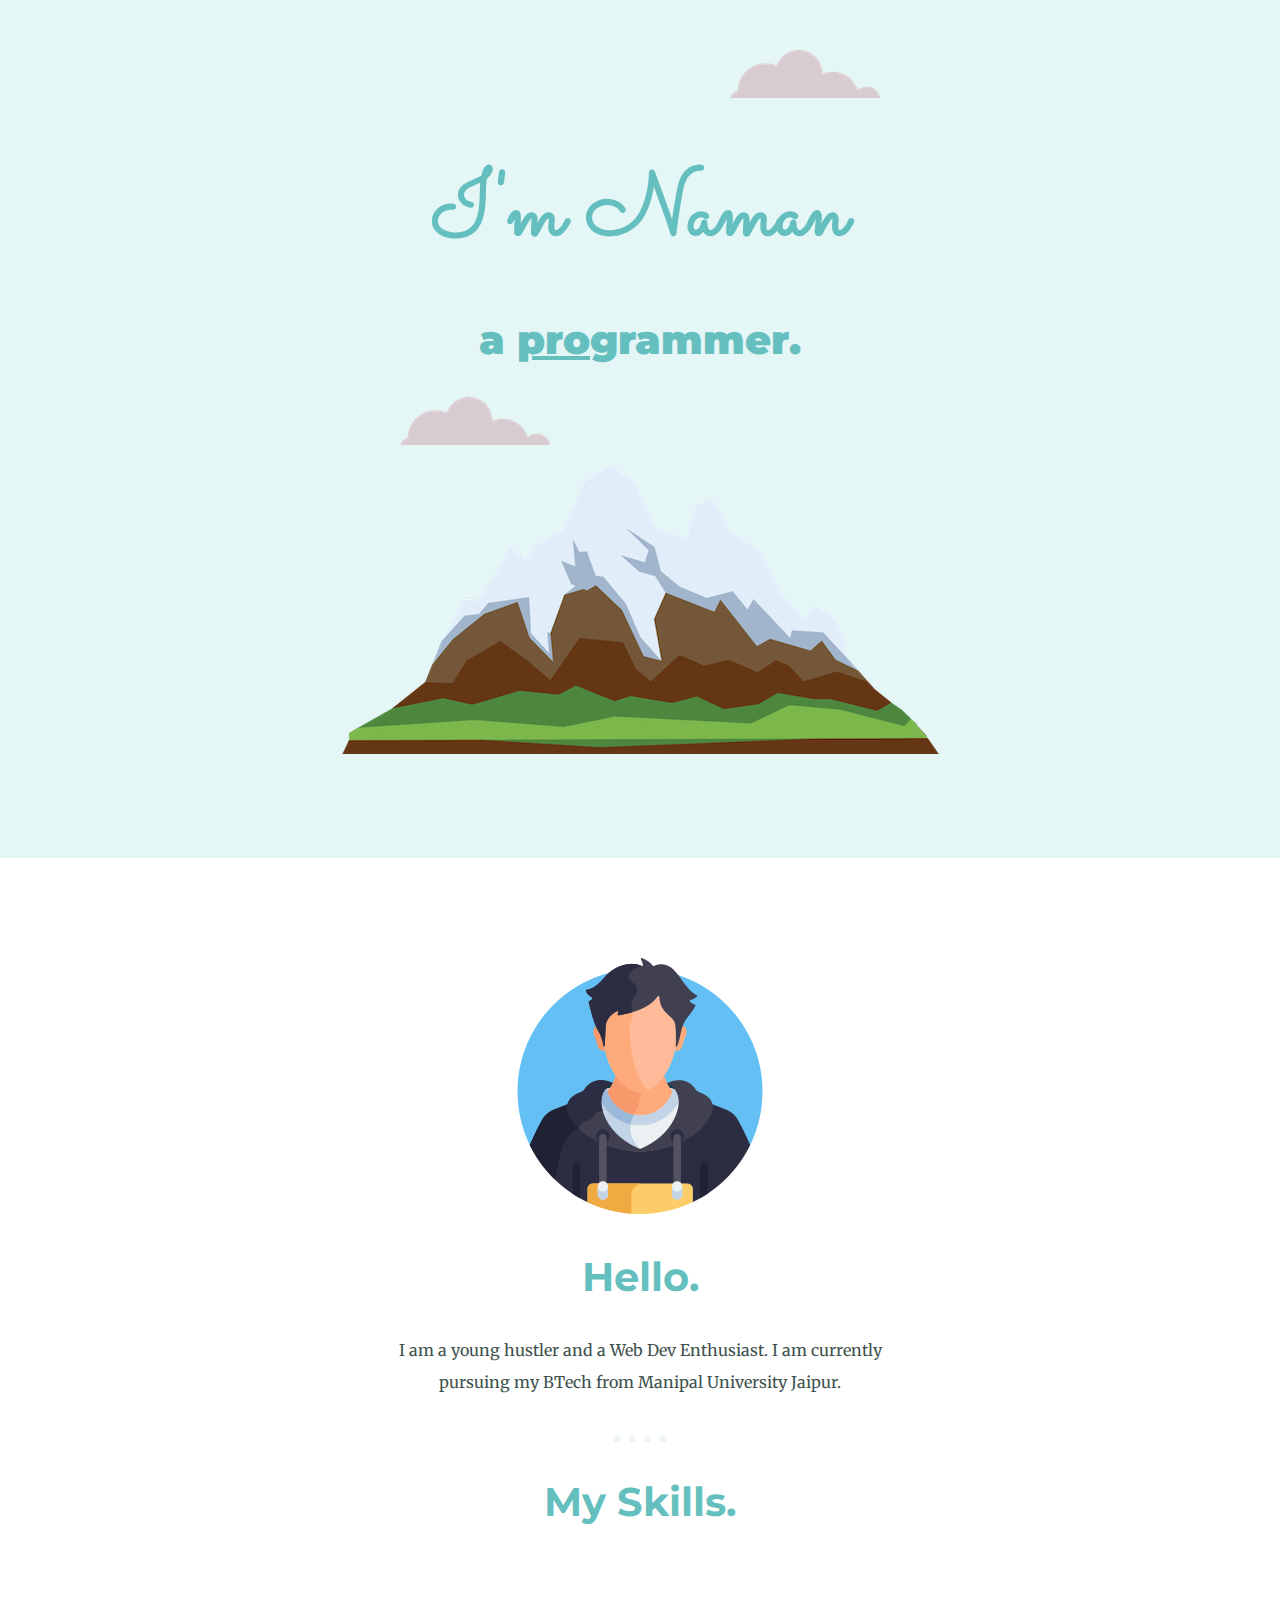
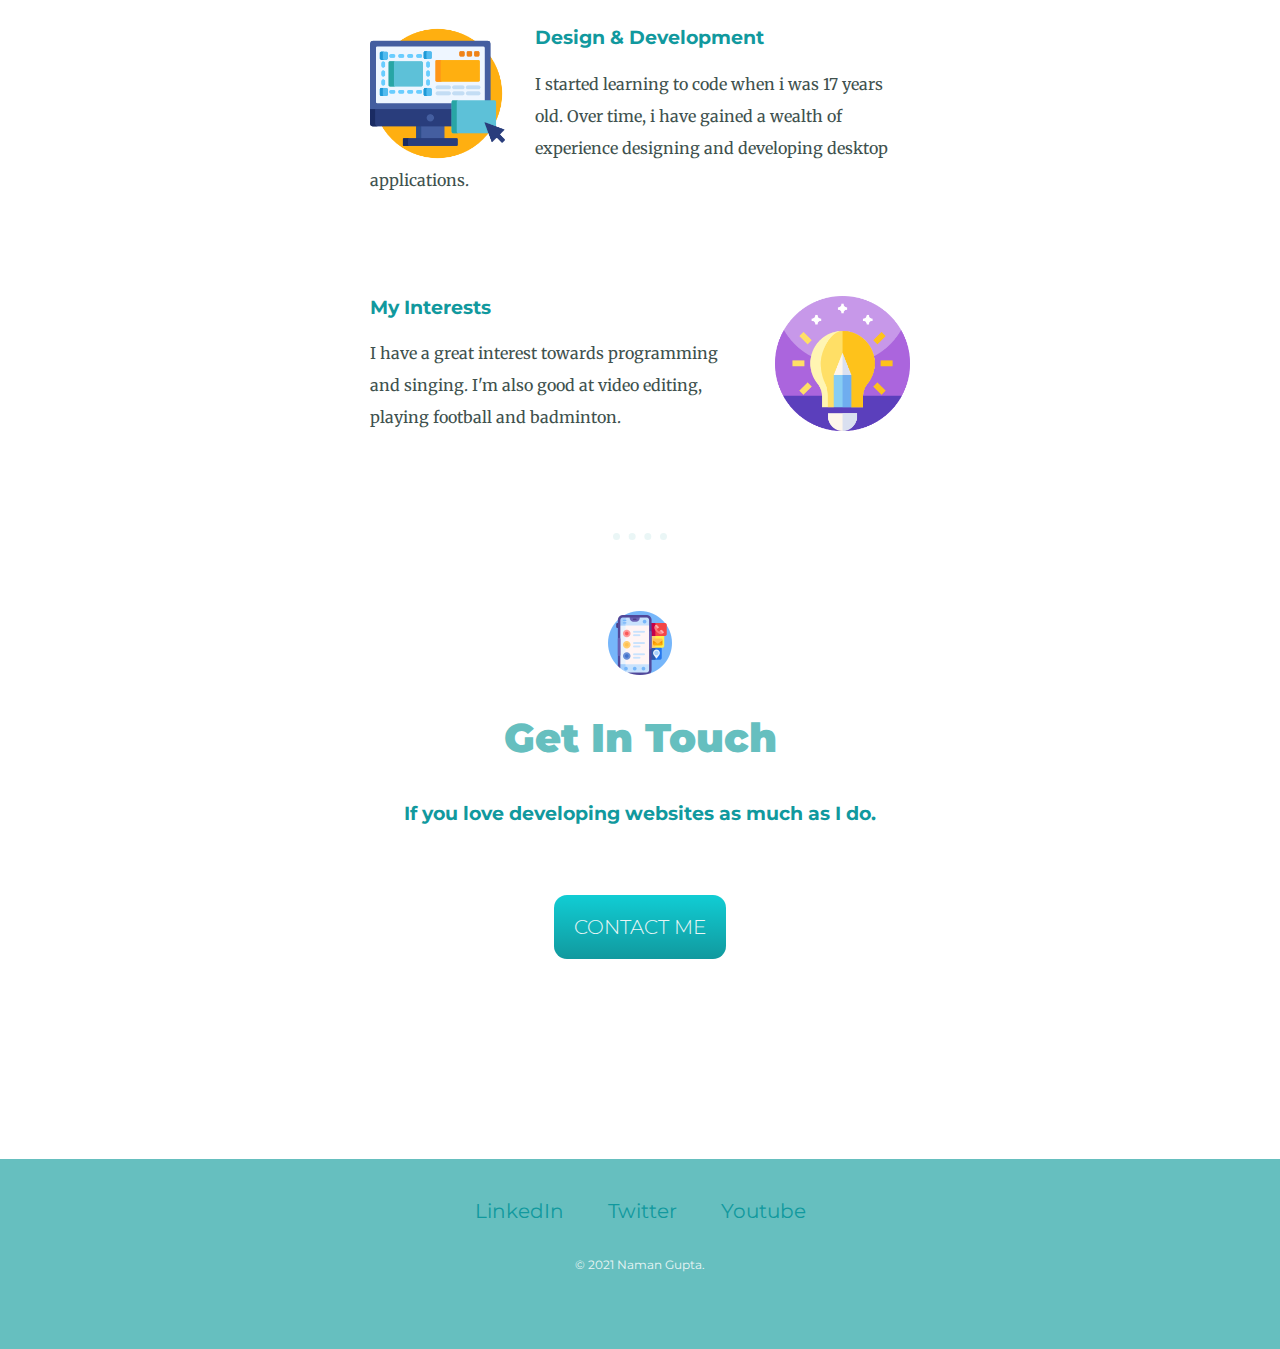
<file: index.html>
<!DOCTYPE html>
<html lang="en">

<head>
    <meta charset="UTF-8">
    <meta http-equiv="X-UA-Compatible" content="IE=edge">
    <meta name="viewport" content="width=device-width, initial-scale=1.0">
    <title>Naman Gupta</title>
    <link rel="stylesheet" href="css/styles.css">
    <link rel="icon" href="images/n.png">
    <link rel="preconnect" href="https://fonts.gstatic.com">
    <link href="https://fonts.googleapis.com/css2?family=Merriweather&family=Montserrat&family=Sacramento&display=swap"
        rel="stylesheet">

</head>

<body>
    <div class="top-container">

        <img class="top-cloud" src="images/cloud.png" alt="Cloud Image">
        <h1> I'm Naman</h1>
        <h2 class="Weight"> <strong>a <span class="pro">pro</span>grammer.</strong></h2>
        <img class="bottom-cloud" src="images/cloud.png" alt="Cloud Image">
        <img src="images/mountain.png" alt="Mountain Image">
    </div>

    <div class="middle-container">
        <div class="profile">
            <img class="" src="images/boy.png" alt="Profile Image">
            <h2>Hello.</h2>
            <p class="short-description">I am a young hustler and a Web Dev Enthusiast. I am currently pursuing my BTech
                from
                Manipal University Jaipur.</p>
        </div>
        <hr>
        <div class="skills">
            <h2>My Skills.</h2>
            <div class="skill-row">
                <img class="ux" src="images/ux.png" alt="Skills-image1">
                <h3 class="make-strong">Design & Development</h3>
                <p>I started learning to code when i was 17 years old. Over time, i have gained a wealth of experience
                    designing and developing desktop applications.</p>
            </div>
            <div class="skill-row">
                <img class="idea" src="images/idea.png" alt="Skill-image2">
                <h3 class="make-strong">My Interests</h3>
                <p>I have a great interest towards programming and singing. I'm also good at video editing, playing
                    football and badminton.</p>
            </div>
        </div>
        <hr>
        <div class="contact-me">
            <img src="images/contacts (1).png" alt="contactme.png" class="contact-me-img">
            <h2><strong>Get In Touch</strong></h2>
            <h3 class="connect">If you love developing websites as much as I do.</h3>
            <a class="btn" href="mailto:naman6112gupta@gmail.com">CONTACT ME</a>
        </div>
    </div>


    <div class="bottom-container">
        <a class="footer-link" href="https://www.linkedin.com/in/naman-gupta-298b6a1bb/">LinkedIn</a>
        <a class="footer-link" href="https://twitter.com/naman_gupta5">Twitter</a>
        <a class="footer-link" href="https://www.youtube.com/channel/UCZkClIGXScbzY1Krvgy1T4g/videos">Youtube</a>

        <p class="copyright">© 2021 Naman Gupta.</p>
    </div>


</body>

</html>
</file>
<file: css/styles.css>
body {
    margin: 0;
    text-align: center;
    font-family: 'Merriweather', serif;
    color: #40514e;
    
}

p{
    line-height: 2;

}
h1 {
    margin: 50px auto 0 auto;
    font-family: 'Sacramento', cursive;
    font-size: 5.625rem;
    color: #66BFBF;
}

h2 {
    font-family: 'Montserrat', sans-serif;
    font-size: 2.5rem;
    color: #66BFBF;
}

h3 {
    font-family: 'Montserrat', sans-serif;
    color: #11999E;
}

hr {
    height: 1px;
    border-style: none;
    border-color: #EAF6F6;
    border-top-style: dotted;
    width: 5%;
    border-width: 7px;
    margin:100 auto;
}

a{
    color:#11999e;
    font-family: 'Montserrat', sans-serif;
    margin: 10px 20px 30px 20px;
    text-decoration: none;
    font-size: 20px;
}
a:hover{
    color:#eaf6f6;
}
.top-container {
    background-color: #E4F6F6;
    position: relative;
    padding-top: 100px;
    padding-bottom: 100px;
}


.footer-link {
    color: #11999E;
}

.weight {
    font-weight: normal;
}

.pro {
    text-decoration: underline;
}

.bottom-cloud {
    position: absolute;
    left: 400px;

}

.top-cloud {
    position: absolute;
    top: 50px;
    right: 400px;
}

.skill-row {
    width: 50%;
    margin: 100px auto;
    text-align: left;
}

.ux {
    width: 25%;
    float: left;
    margin-right: 30px;
}

.idea {
    width: 25%;
    float: right;
    margin-left: 30px;
}

.contact-me {
    margin: 70px;
}

.short-description {
    color: #40514E;
    width: 500px;
    margin: 0 auto;
    padding-bottom: 30px;
}



.make-strong {
    font-weight: bold;
}

.bottom-container {
    padding: 40px;
    background-color: #66BFBF;
}

.copyright {
    color: #eaf6f6;
    font-family: 'Montserrat', sans-serif;
    font-size:0.75rem;
    padding:20px 0;
    margin-top: 10px;
}

.middle-container {
    padding: 100px;
}
.connect{
    margin: 40px auto 60px;
}
.btn {
    background: #11CDD4;
    background-image: -webkit-linear-gradient(top, #11CDD4, #11999E);
    background-image: -moz-linear-gradient(top, #11CDD4, #11999E);
    background-image: -ms-linear-gradient(top, #11CDD4, #11999E);
    background-image: -o-linear-gradient(top, #11CDD4, #11999E);
    background-image: -webkit-gradient(to bottom, #11CDD4, #11999E);
    -webkit-border-radius: 13px;
    -moz-border-radius: 13px;
    border-radius: 13px;
    color: #EAF6F6;
    font-family:'Montserrat', sans-serif;
    font-size: 20px;
    font-weight: 300;
    padding: 20px;
    border: solid #337FED 0;
    text-decoration: none;
    display: inline-block;
    cursor: pointer;
    text-align: center;
}

.btn:hover {
    border: solid #337FED 1px;
    background: #30E3CB;
    background-image: -webkit-linear-gradient(top, #30E3CB, #2BC4AD);
    background-image: -moz-linear-gradient(top, #30E3CB, #2BC4AD);
    background-image: -ms-linear-gradient(top, #30E3CB, #2BC4AD);
    background-image: -o-linear-gradient(top, #30E3CB, #2BC4AD);
    background-image: -webkit-gradient(to bottom, #30E3CB, #2BC4AD);
    -webkit-border-radius: 20px;
    -moz-border-radius: 20px;
    border-radius: 20px;
    text-decoration: none;
}
</file>
